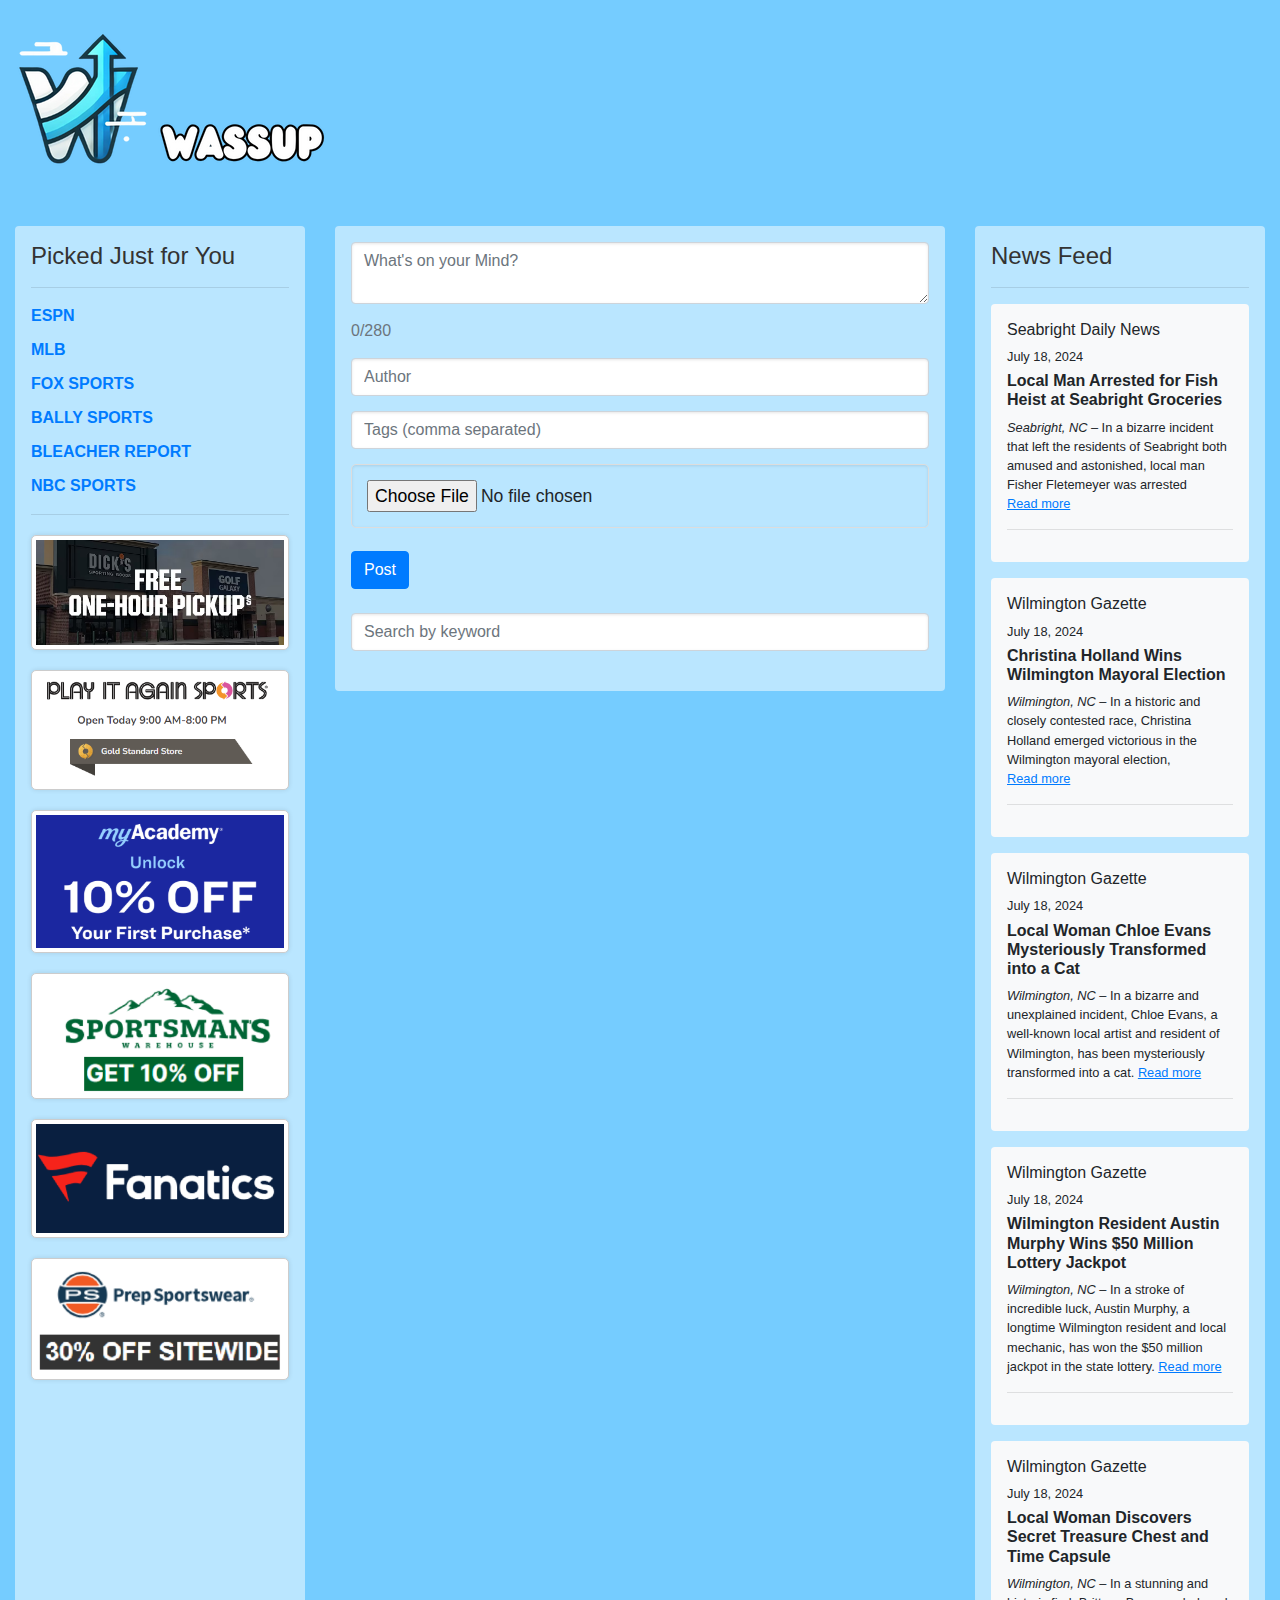
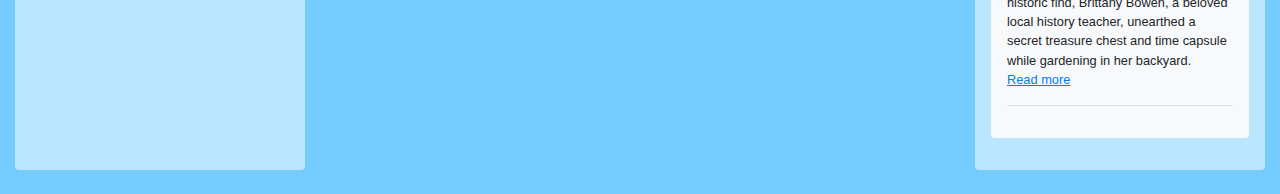
<file: index.html>
<!DOCTYPE html>
<html lang="en">
<head>
    <meta charset="UTF-8">
    <meta name="viewport" content="width=device-width, initial-scale=1.0">
    <title>Wassup</title>
    <!-- Link to Bootstrap CSS -->
    <link href="https://stackpath.bootstrapcdn.com/bootstrap/4.5.2/css/bootstrap.min.css" rel="stylesheet">
    <link rel="stylesheet" href="styles.css" />
</head>
<body>
    <!-- Main container of body -->
    <div class="container-fluid">
        <div class="row justify-content-center">
            <div class="col-12 text-center py-4">
                <img src="logo3.png" alt="Wassup Logo" class="float-left mb-4" />
            </div>
        </div>
        <div class="row justify-content-center">
            <!-- Left sidebar for links to other pages and sponsor ads -->
            <div class="col-12 col-md-3 mb-4 custom-bg-left">
                <div class="left-sidebar p-3 rounded">
                    <h2>Picked Just for You</h2>
                    <hr />
                    <ul>
                        <li><a href="https://espn.com" target="_blank">ESPN</a></li>
                        <li><a href="https://mlb.com" target="_blank">MLB</a></li>
                        <li><a href="https://foxsports.com" target="_blank">FOX SPORTS</a></li>
                        <li><a href="https://ballysports.com" target="_blank">BALLY SPORTS</a></li>
                        <li><a href="https://bleacherreport.com" target="_blank">BLEACHER REPORT</a></li>
                        <li><a href="https://nbcsports.com" target="_blank">NBC SPORTS</a></li>
                    </ul>
                    <hr>
                    <a href="https://dickssportinggoods.com" target="_blank" class="sponsor-link">
                        <img src="dicks.png" alt="Dick's curbside and In-Store Pickup Coupon" class="img-fluid img-thumbnail" />
                    </a>
                    <a href="https://playitagainsports.com" target="_blank" class="sponsor-link">
                        <img src="playitagain.png" alt="Play It Again Sports" class="img-fluid img-thumbnail" />
                    </a>
                    <a href="https://academy.com" target="_blank" class="sponsor-link">
                        <img src="academy.png" alt="Academy Sports 10% Off First Purchase Coupon" class="img-fluid img-thumbnail" />
                    </a>
                    <a href="https://sportsmans.com" target="_blank" class="sponsor-link">
                      <img src="sportsman.png" alt="Sportsman's Warehouse 10% Off Coupon" class="img-fluid img-thumbnail" />
                  </a>
                  <a href="https://fanatics.com" target="_blank" class="sponsor-link">
                    <img src="fanatics.png" alt="Sports Fanatics Ad" class="img-fluid img-thumbnail" />
                  </a>
                  <a href="https://www.prepsportswear.com/" target="_blank" class="sponsor-link">
                    <img src="prepsportswear.png" alt="Preps Sportswear 30% Off Coupon" class="img-fluid img-thumbnail" />
                  </a>
                </div>
            </div>
            
            <!-- Main content area -->
            <div class="col-12 col-md-6 mb-4 custom-bg-middle">
                <div class="main-content p-3 rounded">
                    <form id="postForm">
                        <textarea id="postContent" class="form-control" placeholder="What's on your Mind?" maxlength="280" required></textarea>
                        <div id="charCount" class="mt-2">0/280</div>
                        <input type="text" id="postAuthor" class="form-control mt-2" placeholder="Author" required>
                        <input type="text" id="postTags" class="form-control mt-2" placeholder="Tags (comma separated)">
                        <input type="file" id="imageInput" class="form-control-file mt-2" accept="image/*">
                        <button type="submit" class="btn btn-primary mt-2">Post</button>
                    </form>
                    <input type="text" id="search" class="form-control mt-4" placeholder="Search by keyword">
                    <div id="feed" class="mt-4"></div>
                </div>
            </div>
            
            <!-- Right sidebar for news feed stories -->
            <div class="col-12 col-md-3 mb-4 custom-bg-right">
                <div class="right-sidebar p-3 rounded">
                    <h2>News Feed</h2>
                    <hr />
                    <div class="container-fluid news-story p-3 bg-light rounded mb-3">
                        <h5>Seabright Daily News</h5>
                        <p>July 18, 2024</p>
                        <h5><b>Local Man Arrested for Fish Heist at Seabright Groceries</b></h5>
                        <p>
                            <i>Seabright, NC</i> – In a bizarre incident that left the residents of Seabright both amused and astonished, 
                            local man Fisher Fletemeyer was arrested
                            <span class="more-text" style="display: none">
                              yesterday afternoon for attempting to steal the entire stock of fish from Seabright Groceries. The incident
                              occurred around 2 PM, just as the supermarket was bustling with shoppers. Fisher Fletemeyer, known in the 
                              community for his unusual name, entered the store wearing an oversized trench coat and was later seen 
                              loitering around the seafood section for an extended period. His suspicious behavior was captured on the 
                              store's security cameras, prompting store manager to investigate. When confronted, Fletemeyer attempted 
                              to make a hasty exit. As he dashed toward the door, fish of various types fell from his coat, creating a 
                              chaotic scene. Fletemeyer was taken into custody without further incident and faces charges of theft and 
                              disorderly conduct. 
                              </span>
                            <button class="read-more" onclick="toggleReadMore(this)">Read more</button>
                            <hr />
                        </p>
                    </div>
                    <!-- Placeholder for additional news stories -->
                    <div class="container-fluid news-story p-3 bg-light rounded mb-3">
                        <h5>Wilmington Gazette</h5>
                        <p>July 18, 2024</p>
                        <h5><b>Christina Holland Wins Wilmington Mayoral Election</b></h5>
                        <p>
                            <i>Wilmington, NC</i> – In a historic and closely contested race, Christina Holland 
                              emerged victorious in the Wilmington mayoral election,
                                <span class="more-text" style="display: none">
                                becoming the first woman to hold the office in the city's history. The election results were announced 
                                late last night, marking a significant milestone for Wilmington's political landscape. Holland, a lifelong
                                Wilmington resident and former city councilwoman, campaigned on a platform of education reform. "It's a 
                                proud moment for our city. This is just the beginning," Holland said, hopeful for the positive changes 
                                she has pledged to bring.
                                </span>
                            <button class="read-more" onclick="toggleReadMore(this)">Read more</button>
                            <hr />
                        </p>
                    </div>
                    <div class="container-fluid news-story p-3 bg-light rounded mb-3">
                        <h5>Wilmington Gazette</h5>
                        <p>July 18, 2024</p>
                        <h5><b>Local Woman Chloe Evans Mysteriously Transformed into a Cat</b></h5>
                        <p>
                            <i>Wilmington, NC</i> – In a bizarre and unexplained incident, Chloe Evans, a well-known local artist and resident
                            of Wilmington, has been mysteriously transformed into a cat.
                            <span class="more-text" style="display: none">The strange occurrence has left the community and authorities baffled, 
                              sparking a mix of concern and curiosity throughout the city. The transformation reportedly happened late last night in
                              Evans' downtown apartment. According to her roommate, Sarah Mitchell, Chloe had been working on a new painting when she
                              suddenly felt ill. "She said she felt dizzy and went to lie down," Mitchell recounted. "A few minutes later, I heard 
                              a strange noise coming from her room. When I went to check on her, Chloe was gone, and a black and white cat was 
                              sitting on her bed." The Wilmington Police Department has launched an investigation but admits they are at a loss. 
                              "This is unlike any case we've ever dealt with," said Police Chief Laura Bennett. "We're exploring all possibilities, 
                              but for now, our primary concern is Chloe's well-being."
                          </span>
                            <button class="read-more" onclick="toggleReadMore(this)">Read more</button>
                            <hr />
                        </p>
                    </div>
                    <div class="container-fluid news-story p-3 bg-light rounded mb-3">
                        <h5>Wilmington Gazette</h5>
                        <p>July 18, 2024</p>
                        <h5><b>Wilmington Resident Austin Murphy Wins $50 Million Lottery Jackpot</b></h5>
                        <p>
                            <i>Wilmington, NC</i> – In a stroke of incredible luck, Austin Murphy, a longtime Wilmington resident and local 
                            mechanic, has won the $50 million jackpot in the state lottery.
                            <span class="more-text" style="display: none">The life-changing win was announced last night, catapulting
                              Murphy from his modest life into the realm of multi-millionaires. Murphy, 34, purchased the winning ticket 
                              from his regular corner store, QuickMart, on Market Street. "I still can't believe it," Murphy exclaimed
                              during a press conference held outside his home. "I was watching the drawing on TV, and when my numbers came 
                              up, I just screamed. It's surreal. This money will definitely make life a lot easier.” "Austin's win is a 
                              reminder that dreams can come true, and we're all excited to see what the future holds for him," said Mayor 
                              Christina Holland. 
                            </span>
                            <button class="read-more" onclick="toggleReadMore(this)">Read more</button>
                            <hr />
                        </p>
                    </div>
                    <div class="container-fluid news-story p-3 bg-light rounded mb-3">
                        <h5>Wilmington Gazette</h5>
                        <p>July 18, 2024</p>
                        <h5><b>Local Woman Discovers Secret Treasure Chest and Time Capsule</b></h5>
                        <p>
                            <i>Wilmington, NC</i> – In a stunning and historic find, Brittany Bowen, a beloved local history teacher, 
                            unearthed a secret treasure chest and time capsule while gardening in her backyard.
                            <span class="more-text" style="display: none">The remarkable discovery has captivated the town of Wilmington,
                              igniting curiosity and excitement about the contents and origins of the mysterious chest. Bowen stumbled 
                              upon the hidden trove last Saturday. "I was planting some new rose bushes when my shovel hit something hard,"
                              she recounted. "At first, I thought it was just a rock, but then I realized it was something much more 
                              significant." After carefully digging around the object, Bowen revealed an intricately decorated
                              item. Bowen's discovery has thrilled local historians. The Wilmington Historical Society plans to display 
                              the contents of the treasure chest and time capsule in a special exhibit at the city museum. "This discovery 
                              is a significant addition to our local heritage," said Mayor Christina Holland. 
                            </span>
                            <button class="read-more" onclick="toggleReadMore(this)">Read more</button>
                            <hr />
                        </p>
                    </div>
                </div>
            </div>
        </div>
    </div>
    <!-- Link to Bootstrap JS and dependencies -->
    <script src="https://code.jquery.com/jquery-3.5.1.slim.min.js"></script>
    <script src="https://cdn.jsdelivr.net/npm/@popperjs/core@2.9.2/dist/umd/popper.min.js"></script>
    <script src="https://stackpath.bootstrapcdn.com/bootstrap/4.5.2/js/bootstrap.min.js"></script>
    <script src="script.js"></script>
</body>
</html>
</file>
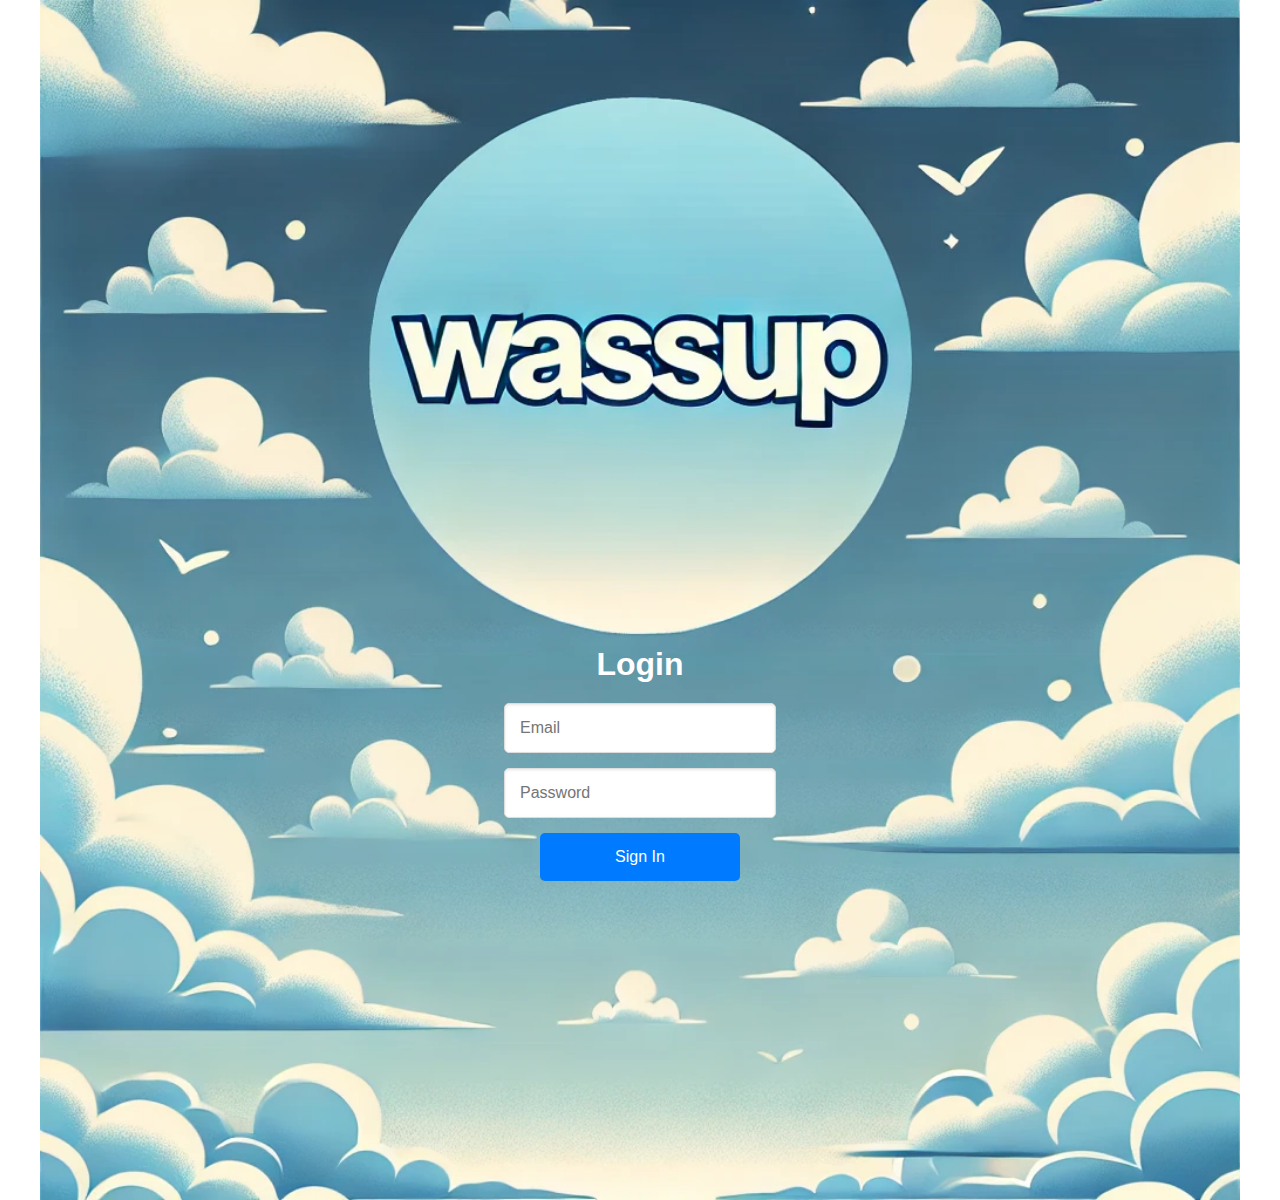
<file: Login.html>
<!DOCTYPE html>
<html lang="en">
<head>
  <meta charset="UTF-8" />
  <meta name="viewport" content="width=device-width, initial-scale=1.0" />
  <title>Wassup - Login</title>
  <link rel="stylesheet" href="Login.Styles.css" />
</head>
<body>
    
  <div class="login-container">
    <div class="login-box">
      <h2>Login</h2>
      <form id="loginForm">
        <input type="email" id="email" placeholder="Email" required />
        <input type="password" id="password" placeholder="Password" required />
        <button type="submit" class="login-button">Sign In</button>
      </form>
    </div>
  </div>
  <script src="Login.js"></script>
</body>
</html>
</file>
<file: styles.css>
/* General styling for the entire page */
body {
    font-family: Arial, sans-serif; /* Use Arial or sans-serif fonts */
    margin: 0; /* Remove default margin */
    padding: 0; /* Remove default padding */
    box-sizing: border-box; /* Include padding and border in element's total width and height */
    background: #75ccff; /* Light blue background color */
    min-height: 100vh; /* Ensure the body fills at least the viewport height */
}

/* Styling for level 2 headings */
h2 {
    font-size: 1.5rem; /* Font size for h2 elements */
    color: #333; /* Dark gray text color */
    margin-bottom: 15px; /* Bottom margin for spacing */
}

/* Styling for each post container */
.post {
    background-color: #fff; /* White background color */
    border: 1px solid #ddd; /* Light gray border */
    border-radius: 5px; /* Rounded corners */
    margin-bottom: 20px; /* Adjust spacing between posts */
    padding: 15px; /* Padding inside each post */
}

/* Styling for post content within a post */
.post-content {
    margin-bottom: 10px; /* Bottom margin for spacing */
}

/* Styling for images within posts */
.post-image {
    max-width: 100%; /* Ensure image does not exceed container width */
    height: auto; /* Maintain aspect ratio */
    display: block; /* Treat image as a block element */
    margin-top: 10px; /* Top margin for spacing */
    max-height: 300px; /* Limit maximum height of images */
    object-fit: contain; /* Ensure the image is fully contained within its dimensions */
}

/* Reset default styling for unordered lists */
ul {
    list-style-type: none; /* Remove bullets from lists */
    padding: 0; /* Remove default padding */
    margin: 0; /* Remove default margin */
}

/* Styling for list items within lists */
li {
    margin-bottom: 10px; /* Bottom margin for spacing between list items */
}

/* Styling for links within list items */
li a {
    text-decoration: none; /* Remove underline from links */
    color: #007bff; /* Blue link color */
    font-weight: bold; /* Bold text for links */
    transition: color 0.3s ease; /* Smooth color transition on hover */
}

/* Hover effect for links within list items */
li a:hover {
    color: #0056b3; /* Darker blue color on hover */
}

/* Styling for sponsor links */
.sponsor-link {
    display: block; /* Display links as block elements */
    margin-top: 20px; /* Top margin for spacing */
    text-align: center; /* Center-align text */
}

/* Styling for images within sponsor links */
.sponsor-link img {
    max-width: 100%; /* Ensure images do not exceed container width */
    height: auto; /* Maintain aspect ratio */
    border: 1px solid #ccc; /* Light gray border around images */
    border-radius: 5px; /* Rounded corners for images */
    box-shadow: 0 0 5px rgba(0, 0, 0, 0.1); /* Light shadow effect */
}

/* Hover effect for images within sponsor links */
.sponsor-link:hover img {
    opacity: 0.8; /* Reduced opacity on hover */
    transition: opacity 0.3s ease; /* Smooth opacity transition */
}

/* Styling for headings and paragraphs within news stories */
.news-story h5 {
    margin: 0 0 8px 0;
    font-size: 1rem;
}

.news-story p {
        font-size: 0.8rem; /* Adjust the font size to make it smaller */ 
        margin: 0 0 5px 0;   
}

/* Styling for "Read more" buttons */
.read-more {
    background: none; /* Transparent background */
    border: none; /* No border */
    color: #007bff; /* Blue text color */
    text-decoration: underline; /* Underlined text */
    cursor: pointer; /* Pointer cursor */
    padding: 0; /* No padding */
}

/* Hover effect for "Read more" buttons */
.read-more:hover {
    color: #c3dbf5; /* Darker blue color on hover */
}

/* Styling for left and right sidebars */
.left-sidebar,
.right-sidebar {
    height: 100%; /* Ensure sidebars fill the entire height */
    overflow-y: auto; /* Enable vertical scrollbar when content overflows */
}

/* Styling for textareas and input fields */
textarea,
input {
    margin-bottom: 15px; /* Bottom margin for spacing */
    padding: 15px; /* Padding inside textareas and input fields */
    font-size: 1.1rem; /* Font size for textareas and input fields */
    border: 1px solid #ddd; /* Light gray border */
    border-radius: 5px; /* Rounded corners */
    box-shadow: inset 0 1px 3px rgba(0, 0, 0, 0.1); /* Inset shadow effect */
}

/* Styling for character count display */
#charCount {
    font-size: 1rem; /* Font size for character count */
    color: #6c757d; /* Gray text color */
    margin-bottom: 15px; /* Bottom margin for spacing */
}

/* Styling for buttons */
button {
    padding: 3px; /* Padding inside buttons */
    background-color: #007bff; /* Blue background color */
    color: white; /* White text color */
    border: none; /* No border */
    border-radius: 3px; /* Rounded corners */
    cursor: pointer; /* Pointer cursor */
    transition: background-color 0.3s ease; /* Smooth background color transition */
}

/* Hover effect for buttons */
button:hover {
    background-color: #0056b3; /* Darker blue color on hover */
}

/* Styling for "Post" buttons */
.post-button {
    padding: 15px; /* Padding inside "Post" buttons */
    background-color: #007bff; /* Blue background color */
    color: white; /* White text color */
    border: none; /* No border */
    border-radius: 5px; /* Rounded corners */
    cursor: pointer; /* Pointer cursor */
    transition: background-color 0.3s ease; /* Smooth background color transition */
}

/* Hover effect for "Post" buttons */
.post-button:hover {
    background-color: #0056b3; /* Darker blue color on hover */
}

/* Styling to make the middle column transparent */
.main-content {
    background-color: rgba(255, 255, 255, 0.5); /* Semi-transparent white background */
}

/* Styling to give a semi-transparent background to left and right sidebars */
.left-sidebar,
.right-sidebar {
    background-color: rgba(255, 255, 255, 0.5); /* Semi-transparent white background */
}
</file>
<file: Login.Styles.css>
/* Global styles for the body element */
body {
    font-family: Arial, sans-serif;
    margin: 0;
    padding: 0;
    box-sizing: border-box;
    background-image: url('Login-Image.webp');
    background-size:contain;
    background-position: center;
    background-repeat: no-repeat;
    min-height: 100vh;
    display: flex;
    justify-content: center;
    align-items: flex-start;
    padding-top: 300px;
}

/* Styles for the login container */
.login-container {
    display: flex;
    justify-content: center;
    align-items: center;
    min-height: 100vh;
    width: 100%;
}

/* Styles for the login box */
.login-box {
    padding: 40px;
    border-radius: 10px;
    text-align: center;
    max-width: 400px;
    width: 100%;
}

/* Styles for the logo */
.logo {
    max-width: 200px;
    height: auto;
    margin-bottom: 20px;
}

/* Styles for heading 2 */
h2 {
    font-size: 2rem;
    color: #ffffff;
    margin-bottom: 20px;
}

/* Styles for the input fields */
input {
    width: 60%;
    padding: 15px;
    margin-bottom: 15px;
    font-size: 1rem;
    border: 1px solid #ddd;
    border-radius: 5px;
    box-shadow: inset 0 1px 3px rgba(0, 0, 0, 0.1);
}

/* Styles for the login button */
.login-button {
    width: 50%;
    padding: 15px;
    background-color: #007bff;
    color: white;
    border: none;
    border-radius: 5px;
    cursor: pointer;
    font-size: 1rem;
    transition: background-color 0.3s ease;
}

/* Hover styles for the login button */
.login-button:hover {
    background-color: #0056b3;
}
</file>
